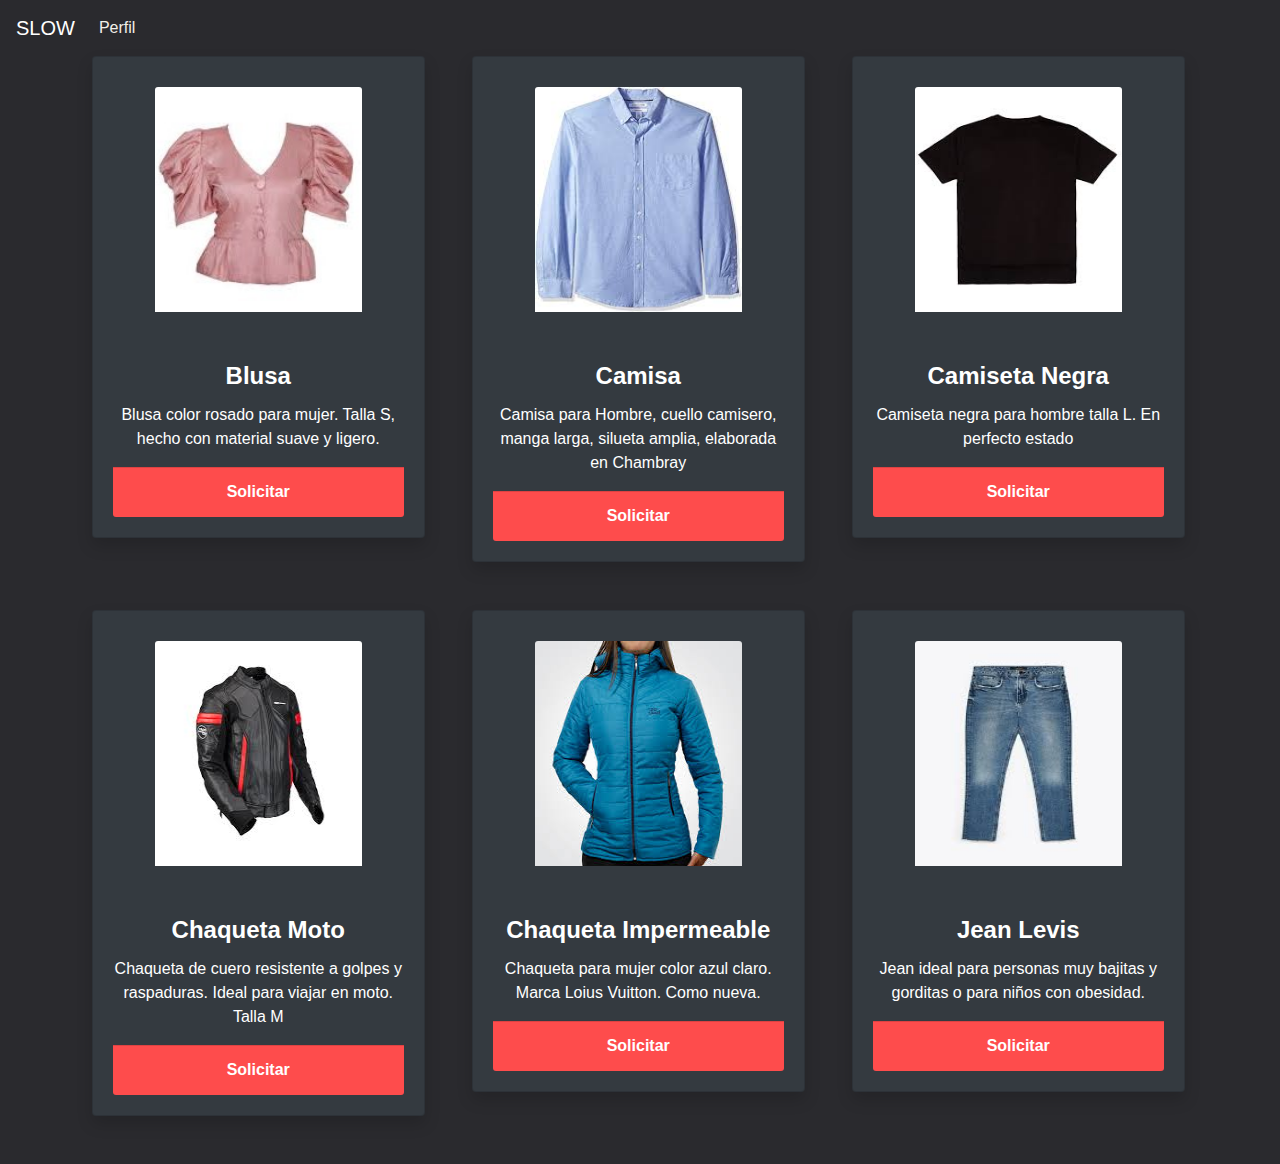
<file: Assets/pages/landing.html>
<!DOCTYPE html>
<html lang="en">
  <head>
    <!-- Required meta tags -->
    <meta charset="utf-8" />
    <meta
      name="viewport"
      content="width=device-width, initial-scale=1, shrink-to-fit=no"
    />

    <!-- Bootstrap CSS -->
    <link
      rel="stylesheet"
      href="https://stackpath.bootstrapcdn.com/bootstrap/4.5.2/css/bootstrap.min.css"
      integrity="sha384-JcKb8q3iqJ61gNV9KGb8thSsNjpSL0n8PARn9HuZOnIxN0hoP+VmmDGMN5t9UJ0Z"
      crossorigin="anonymous"
    />
    <link rel="stylesheet" href="../css/landing.css" />
    <link
      href="https://fonts.googleapis.com/css2?family=Comfortaa:wght@300&display=swap"
      rel="stylesheet"
    />
    <title>SLOW</title>
  </head>
  <body>
    <nav class="navbar navbar-expand-lg navbar-dark">
      <a class="navbar-brand" href="#">SLOW</a>
      <button
        class="navbar-toggler"
        type="button"
        data-toggle="collapse"
        data-target="#navbarNav"
        aria-controls="navbarNav"
        aria-expanded="false"
        aria-label="Toggle navigation"
      >
        <span class="navbar-toggler-icon"></span>
      </button>
      <div class="collapse navbar-collapse" id="navbarNav">
        <ul class="navbar-nav">
          <li class="nav-item">
            <a class="nav-link" href="./perfilrest.html">Perfil</a>
          </li>
          <!-- <li class="nav-item">
            <a
              type="button"
              class="nav-link"
              data-toggle="modal"
              data-target="#exampleModal"
              >Registrarse</a
            >
          </li> -->
        </ul>
      </div>
    </nav>

    <!-- Modal -->

    <!-- Modal -->
    <div
      class="modal fade"
      id="exampleModal"
      tabindex="-1"
      aria-labelledby="exampleModalLabel"
      aria-hidden="true"
    >
      <div class="modal-dialog modal-dialog-centered">
        <div class="modal-content">
          <div class="modal-header">
            <button
              type="button"
              class="close"
              data-dismiss="modal"
              aria-label="Close"
            >
              <span aria-hidden="true">&times;</span>
            </button>
          </div>
          <div class="modal-body">
            <div class="container">
              <div class="row">
                <a class="modal-card text-center" href="#">Soy un cliente</a>
              </div>

              <div class="row">
                <a
                  class="modal-card mt-4 text-center"
                  href="./Assets/pages/registro.html"
                  >Soy un restaurante</a
                >
              </div>
            </div>
          </div>
          <div class="modal-footer"></div>
        </div>
      </div>
    </div>

    <!--    <div class="container d-flex flex-wrap">
          
       <div class="tarjeta">
        <div class="card" style="width: 15rem;">
            <img class="card-img-top" src="../img/blusa.jpg" alt="Card image cap">
            <div class="card-body">
              <h5 class="card-title">Card title</h5>
              <p class="card-text">Some quick example text to build on the card title and make up the bulk of the card's content.</p>
              <a href="#" class="btn btn-primary">Go somewhere</a>
            </div>
          </div>
       </div>
       <div class="tarjeta">
        <div class="card" style="width: 15rem;">
            <img class="card-img-top" src="../img/camisa.jpg" alt="Card image cap">
            <div class="card-body">
              <h5 class="card-title">Card title</h5>
              <p class="card-text">Some quick example text to build on the card title and make up the bulk of the card's content.</p>
              <a href="#" class="btn btn-primary">Go somewhere</a>
            </div>
          </div>
       </div>
       <div class="tarjeta">
        <div class="card" style="width: 15rem;">
            <img class="card-img-top" src="../img/camiseta.jpg" alt="Card image cap">
            <div class="card-body">
              <h5 class="card-title">Card title</h5>
              <p class="card-text">Some quick example text to build on the card title and make up the bulk of the card's content.</p>
              <a href="#" class="btn btn-primary">Go somewhere</a>
            </div>
          </div>
       </div>
       <div class="tarjeta">
        <div class="card" style="width: 15rem;">
            <img class="card-img-top" src="../img/chaqueta.jpg" alt="Card image cap">
            <div class="card-body">
              <h5 class="card-title">Card title</h5>
              <p class="card-text">Some quick example text to build on the card title and make up the bulk of the card's content.</p>
              <a href="#" class="btn btn-primary">Go somewhere</a>
            </div>
          </div>
       </div>
       <div class="tarjeta">
        <div class="card" style="width: 15rem;">
            <img class="card-img-top" src="../img/chaquetam.jpg" alt="Card image cap">
            <div class="card-body">
              <h5 class="card-title">Card title</h5>
              <p class="card-text">Some quick example text to build on the card title and make up the bulk of the card's content.</p>
              <a href="#" class="btn btn-primary">Go somewhere</a>
            </div>
          </div>
       </div>
       <div class="tarjeta">
        <div class="card" style="width: 15rem;">
            <img  class="card-img-top" src="../img/jean.jpg" alt="Card image cap">
            <div class="card-body">
              <h5 class="card-title">Card title</h5>
              <p class="card-text">Some quick example text to build on the card title and make up the bulk of the card's content.</p>
              <a href="#" class="btn btn-primary">Go somewhere</a>
            </div>
          </div>
       </div>
       <div class="tarjeta">
        <div class="card" style="width: 15rem;">
            <img class="card-img-top" src="../img/pantalon.jpg" alt="Card image cap">
            <div class="card-body">
              <h5 class="card-title">Card title</h5>
              <p class="card-text">Some quick example text to build on the card title and make up the bulk of the card's content.</p>
              <a href="#" class="btn btn-primary">Go somewhere</a>
            </div>
          </div>
       </div>
       <div class="tarjeta"></div>
       <div class="tarjeta"></div>
       <div class="tarjeta"></div>

   </div> -->

    <div class="container">
      <!--For Row containing all card-->
      <div class="row">
        <!--Card 1-->
        <div class="col-sm">
          <div
            class="card text-white bg-dark card-cascade card-ecommerce wider shadow mb-5"
          >
            <!--Card image-->
            <div class="view view-cascade overlay text-center">
              <img class="card-img-top" src="../img/blusa.jpg" alt="" />
              <a>
                <div class="mask rgba-white-slight"></div>
              </a>
            </div>
            <!--Card Body-->
            <div class="card-body card-body-cascade text-center">
              <!--Card Title-->
              <h4 class="card-title text-white"><strong>Blusa</strong></h4>
              <!-- Card Description-->
              <p class="card-text">
                Blusa color rosado para mujer. Talla S, hecho con material suave
                y ligero.
              </p>

              <!-- Card Rating-->
              <!--Card footer-->
              <div class="card-footer">
                <p>Solicitar</p>
              </div>
            </div>
          </div>
        </div>

        <!--Card 1-->
        <div class="col-sm">
          <div
            class="card text-white bg-dark card-cascade card-ecommerce wider shadow mb-5"
          >
            <!--Card image-->
            <div class="view view-cascade overlay text-center">
              <img class="card-img-top" src="../img/camisa.jpg" alt="" />
              <a>
                <div class="mask rgba-white-slight"></div>
              </a>
            </div>
            <!--Card Body-->
            <div class="card-body card-body-cascade text-center">
              <!--Card Title-->
              <h4 class="card-title text-white"><strong>Camisa</strong></h4>
              <!-- Card Description-->
              <p class="card-text">
                Camisa para Hombre, cuello camisero, manga larga, silueta
                amplia, elaborada en Chambray
              </p>

              <!-- Card Rating-->
              <!--Card footer-->
              <div class="card-footer">
                <p>Solicitar</p>
              </div>
            </div>
          </div>
        </div>

        <!--Card 1-->
        <div class="col-sm">
          <div
            class="card text-white bg-dark card-cascade card-ecommerce wider shadow mb-5"
          >
            <!--Card image-->
            <div class="view view-cascade overlay text-center">
              <img class="card-img-top" src="../img/camiseta.jpg" alt="" />
              <a>
                <div class="mask rgba-white-slight"></div>
              </a>
            </div>
            <!--Card Body-->
            <div class="card-body card-body-cascade text-center">
              <!--Card Title-->
              <h4 class="card-title text-white">
                <strong>Camiseta Negra</strong>
              </h4>
              <!-- Card Description-->
              <p class="card-text">
                Camiseta negra para hombre talla L. En perfecto estado
              </p>

              <!-- Card Rating-->
              <!--Card footer-->
              <div class="card-footer">
                <p>Solicitar</p>
              </div>
            </div>
          </div>
        </div>

        <!--Card 1-->
      </div>

      <div class="row">
        <!--Card 1-->
        <div class="col-sm">
          <div
            class="card text-white bg-dark card-cascade card-ecommerce wider shadow mb-5"
          >
            <!--Card image-->
            <div class="view view-cascade overlay text-center">
              <img class="card-img-top" src="../img/chaqueta.jpg" alt="" />
              <a>
                <div class="mask rgba-white-slight"></div>
              </a>
            </div>
            <!--Card Body-->
            <div class="card-body card-body-cascade text-center">
              <!--Card Title-->
              <h4 class="card-title text-white">
                <strong>Chaqueta Moto</strong>
              </h4>
              <!-- Card Description-->
              <p class="card-text">
                Chaqueta de cuero resistente a golpes y raspaduras. Ideal para
                viajar en moto. Talla M
              </p>

              <!-- Card Rating-->
              <!--Card footer-->
              <div class="card-footer">
                <p>Solicitar</p>
              </div>
            </div>
          </div>
        </div>

        <!--Card 1-->
        <div class="col-sm">
          <div
            class="card text-white bg-dark card-cascade card-ecommerce wider shadow mb-5"
          >
            <!--Card image-->
            <div class="view view-cascade overlay text-center">
              <img class="card-img-top" src="../img/chaquetam.jpg" alt="" />
              <a>
                <div class="mask rgba-white-slight"></div>
              </a>
            </div>
            <!--Card Body-->
            <div class="card-body card-body-cascade text-center">
              <!--Card Title-->
              <h4 class="card-title text-white">
                <strong>Chaqueta Impermeable</strong>
              </h4>
              <!-- Card Description-->
              <p class="card-text">
                Chaqueta para mujer color azul claro. Marca Loius Vuitton. Como
                nueva.
              </p>

              <!-- Card Rating-->
              <!--Card footer-->
              <div class="card-footer">
                <p>Solicitar</p>
              </div>
            </div>
          </div>
        </div>

        <!--Card 1-->
        <div class="col-sm">
          <div
            class="card text-white bg-dark card-cascade card-ecommerce wider shadow mb-5"
          >
            <!--Card image-->
            <div class="view view-cascade overlay text-center">
              <img class="card-img-top" src="../img/jean.jpg" alt="" />
              <a>
                <div class="mask rgba-white-slight"></div>
              </a>
            </div>
            <!--Card Body-->
            <div class="card-body card-body-cascade text-center">
              <!--Card Title-->
              <h4 class="card-title text-white"><strong>Jean Levis</strong></h4>
              <!-- Card Description-->
              <p class="card-text">
                Jean ideal para personas muy bajitas y gorditas o para niños con
                obesidad.
              </p>

              <!-- Card Rating-->
              <!--Card footer-->
              <div class="card-footer">
                <p>Solicitar</p>
              </div>
            </div>
          </div>
        </div>

        <!--Card 1-->
      </div>
    </div>
    <!-- Optional JavaScript -->
    <!-- jQuery first, then Popper.js, then Bootstrap JS -->
    <script
      src="https://code.jquery.com/jquery-3.5.1.slim.min.js"
      integrity="sha384-DfXdz2htPH0lsSSs5nCTpuj/zy4C+OGpamoFVy38MVBnE+IbbVYUew+OrCXaRkfj"
      crossorigin="anonymous"
    ></script>
    <script
      src="https://cdn.jsdelivr.net/npm/popper.js@1.16.1/dist/umd/popper.min.js"
      integrity="sha384-9/reFTGAW83EW2RDu2S0VKaIzap3H66lZH81PoYlFhbGU+6BZp6G7niu735Sk7lN"
      crossorigin="anonymous"
    ></script>
    <script
      src="https://stackpath.bootstrapcdn.com/bootstrap/4.5.2/js/bootstrap.min.js"
      integrity="sha384-B4gt1jrGC7Jh4AgTPSdUtOBvfO8shuf57BaghqFfPlYxofvL8/KUEfYiJOMMV+rV"
      crossorigin="anonymous"
    ></script>
  </body>
</html>
</file>
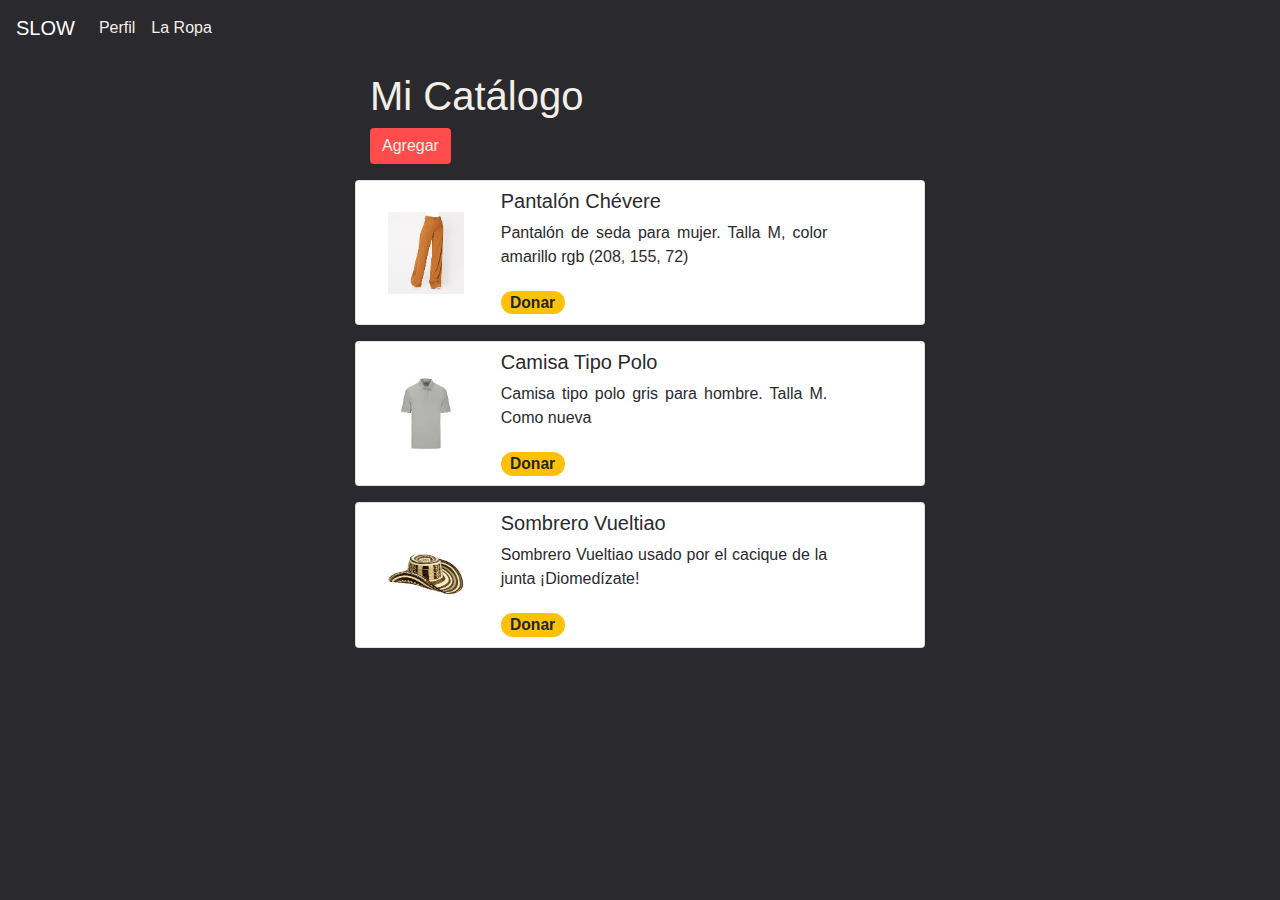
<file: Assets/pages/menu.html>
<!DOCTYPE html>
<html lang="en">
  <head>
    <!-- Required meta tags -->
    <meta charset="utf-8" />
    <meta
      name="viewport"
      content="width=device-width, initial-scale=1, shrink-to-fit=no"
    />

    <!-- Bootstrap CSS -->
    <link
      rel="stylesheet"
      href="https://stackpath.bootstrapcdn.com/bootstrap/4.5.2/css/bootstrap.min.css"
      integrity="sha384-JcKb8q3iqJ61gNV9KGb8thSsNjpSL0n8PARn9HuZOnIxN0hoP+VmmDGMN5t9UJ0Z"
      crossorigin="anonymous"
    />
    <link rel="stylesheet" href="../css/menu.css" />
    <link
      href="https://fonts.googleapis.com/css2?family=Comfortaa:wght@300&display=swap"
      rel="stylesheet"
    />
    <link
      rel="stylesheet"
      href="https://cdnjs.cloudflare.com/ajax/libs/font-awesome/5.14.0/css/all.min.css"
      integrity="sha512-1PKOgIY59xJ8Co8+NE6FZ+LOAZKjy+KY8iq0G4B3CyeY6wYHN3yt9PW0XpSriVlkMXe40PTKnXrLnZ9+fkDaog=="
      crossorigin="anonymous"
    />
    <title>SLOW</title>
  </head>
  <body>
    <nav class="navbar navbar-expand-lg navbar-dark">
      <a class="navbar-brand" href="index.html">SLOW</a>
      <button
        class="navbar-toggler"
        type="button"
        data-toggle="collapse"
        data-target="#navbarNav"
        aria-controls="navbarNav"
        aria-expanded="false"
        aria-label="Toggle navigation"
      >
        <span class="navbar-toggler-icon"></span>
      </button>
      <div class="collapse navbar-collapse" id="navbarNav">
        <ul class="navbar-nav">
          <li class="nav-item">
            <a class="nav-link" href="perfilrest.html">Perfil</a>
          </li>
          <li class="nav-item">
            <a href="landing.html" class="nav-link">La Ropa</a>
          </li>
        </ul>
      </div>
    </nav>

    <div class="container mt-3">
      <div class="row">
        <div class="col-3"></div>
        <div class="col-3">
          <h1 class="titulo">Mi Catálogo</h1>
        </div>
        <div class="col-3"></div>
        <div class="col-3"></div>
      </div>

      <div class="row">
        <div class="col-3"></div>
        <div class="col-3">
          <a href="../pages/addmenu.html" class="btn">Agregar</a>
        </div>
        <div class="col-3"></div>
        <div class="col-3"></div>
      </div>
    </div>

    <!-- <div class="container mt-3">
      <div class="row">
        <div class="col-3"></div>

        <div class="col-1">
          <img src="../img/fotoperfil.png" width="100%" alt="" />
        </div>
        <div class="col-4 descripcion">
          <p>
            Carne desmechada preparada con “hogao” sobre puré de plátano maduro,
            acompañada de crema agria, aguacate y un toque de pico de gallo.
          </p>
        </div>
        <div class="col-1"><i class="fas fa-trash-alt"></i></div>

        <div class="col-3"></div>
      </div>
    </div> -->

    <div class="container">
      <!-- Tarjeta -->
      <div class="row mt-3">
        <div class="col-1 col-sm-1 col-md-1 col-lg-3"></div>
        <div class="card col-sm-12 col-md-12 col-lg-6">
          <div class="card-body d-flex">
            <div
              class="col-1 col-sm-1 col-md-1 col-lg-2 mr-4 d-flex align-self-center"
            >
              <img
                class="d-none d-lg-block"
                src="../img/pantalon.jpg"
                width="130%"
                alt=""
              />
            </div>
            <div class="col-9 col-lg-8 descripcion">
              <h5 class="nombre-plato">Pantalón Chévere</h5>
              <p class="descripcion text-justify">
                Pantalón de seda para mujer. Talla M, color amarillo rgb (208,
                155, 72)
              </p>

              <a class="donar" href=""
                ><span class="badge badge-pill badge-warning">Donar</span></a
              >
            </div>
            <div class="col-1 d-flex align-self-center">
              <i class="fas fa-trash-alt"></i>
            </div>
          </div>
        </div>
      </div>

      <!-- Tarjeta -->
      <div class="row mt-3">
        <div class="col-1 col-sm-1 col-md-1 col-lg-3"></div>
        <div class="card col-sm-12 col-md-12 col-lg-6">
          <div class="card-body d-flex">
            <div
              class="col-1 col-sm-1 col-md-1 col-lg-2 mr-4 d-flex align-self-center"
            >
              <img
                class="d-none d-lg-block"
                src="../img/polo.jpg"
                width="130%"
                alt=""
              />
            </div>
            <div class="col-9 col-lg-8 descripcion">
              <h5 class="nombre-plato">Camisa Tipo Polo</h5>
              <p class="descripcion text-justify">
                Camisa tipo polo gris para hombre. Talla M. Como nueva
              </p>

              <a class="donar" href=""
                ><span class="badge badge-pill badge-warning">Donar</span></a
              >
            </div>
            <div class="col-1 d-flex align-self-center">
              <i class="fas fa-trash-alt"></i>
            </div>
          </div>
        </div>
      </div>
      <!-- Tarjeta -->
      <div class="row mt-3">
        <div class="col-1 col-sm-1 col-md-1 col-lg-3"></div>
        <div class="card col-sm-12 col-md-12 col-lg-6">
          <div class="card-body d-flex">
            <div
              class="col-1 col-sm-1 col-md-1 col-lg-2 mr-4 d-flex align-self-center"
            >
              <img
                class="d-none d-lg-block"
                src="../img/sombrero.jpg"
                width="130%"
                alt=""
              />
            </div>
            <div class="col-9 col-lg-8 descripcion">
              <h5 class="nombre-plato">Sombrero Vueltiao</h5>
              <p class="descripcion text-justify">
                Sombrero Vueltiao usado por el cacique de la junta ¡Diomedízate!
              </p>

              <a class="donar" href=""
                ><span class="badge badge-pill badge-warning">Donar</span></a
              >
            </div>
            <div class="col-1 d-flex align-self-center">
              <i class="fas fa-trash-alt"></i>
            </div>
          </div>
        </div>
      </div>
    </div>
    <!-- Optional JavaScript -->
    <!-- jQuery first, then Popper.js, then Bootstrap JS -->
    <script
      src="https://code.jquery.com/jquery-3.5.1.slim.min.js"
      integrity="sha384-DfXdz2htPH0lsSSs5nCTpuj/zy4C+OGpamoFVy38MVBnE+IbbVYUew+OrCXaRkfj"
      crossorigin="anonymous"
    ></script>
    <script
      src="https://cdn.jsdelivr.net/npm/popper.js@1.16.1/dist/umd/popper.min.js"
      integrity="sha384-9/reFTGAW83EW2RDu2S0VKaIzap3H66lZH81PoYlFhbGU+6BZp6G7niu735Sk7lN"
      crossorigin="anonymous"
    ></script>
    <script
      src="https://stackpath.bootstrapcdn.com/bootstrap/4.5.2/js/bootstrap.min.js"
      integrity="sha384-B4gt1jrGC7Jh4AgTPSdUtOBvfO8shuf57BaghqFfPlYxofvL8/KUEfYiJOMMV+rV"
      crossorigin="anonymous"
    ></script>
  </body>
</html>
</file>
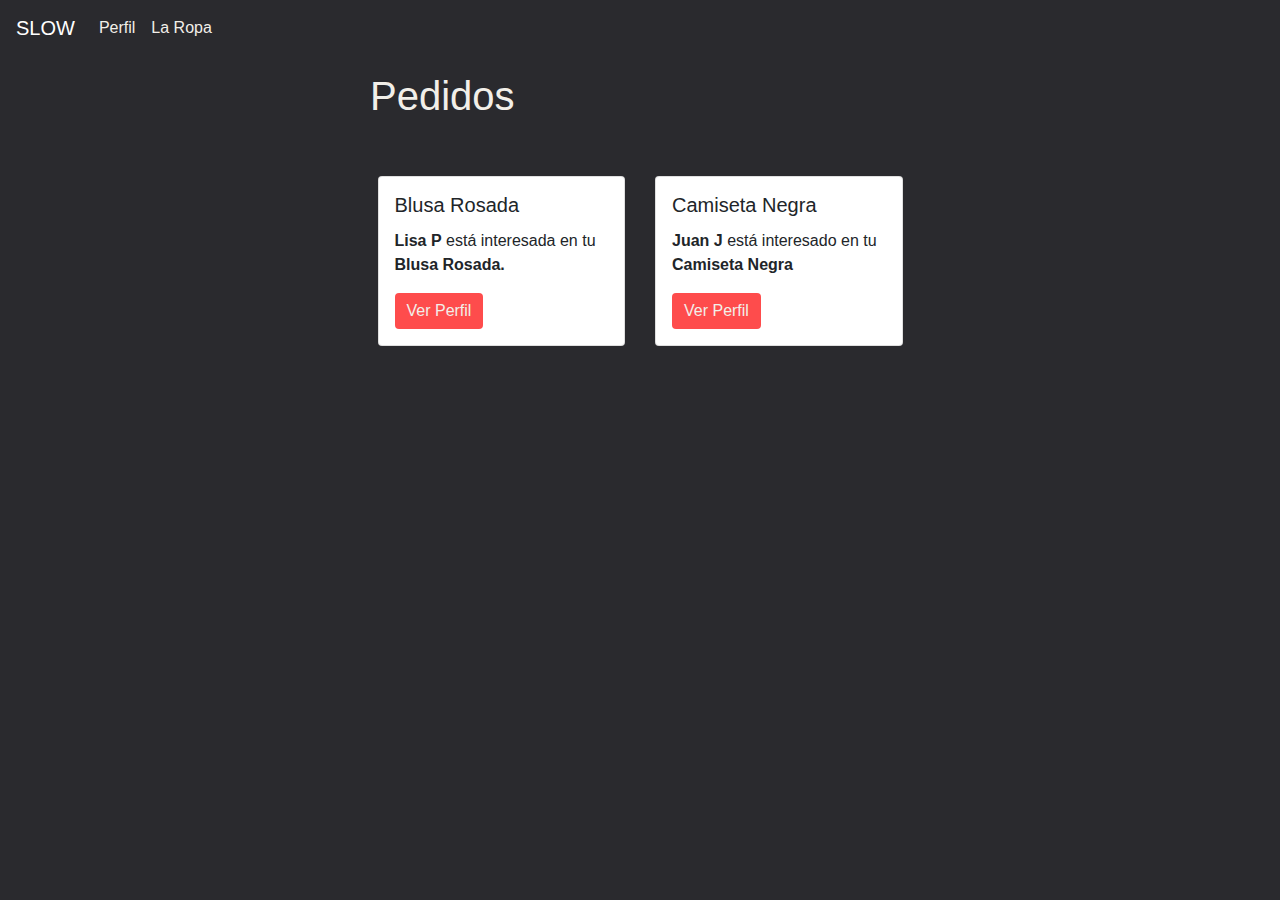
<file: Assets/pages/ordenes.html>
<!DOCTYPE html>
<html lang="en">
  <head>
    <!-- Required meta tags -->
    <meta charset="utf-8" />
    <meta
      name="viewport"
      content="width=device-width, initial-scale=1, shrink-to-fit=no"
    />

    <!-- Bootstrap CSS -->
    <link
      rel="stylesheet"
      href="https://stackpath.bootstrapcdn.com/bootstrap/4.5.2/css/bootstrap.min.css"
      integrity="sha384-JcKb8q3iqJ61gNV9KGb8thSsNjpSL0n8PARn9HuZOnIxN0hoP+VmmDGMN5t9UJ0Z"
      crossorigin="anonymous"
    />
    <link rel="stylesheet" href="../css/ordenes.css" />
    <link
      href="https://fonts.googleapis.com/css2?family=Comfortaa:wght@300&display=swap"
      rel="stylesheet"
    />
    <link
      rel="stylesheet"
      href="https://cdnjs.cloudflare.com/ajax/libs/font-awesome/5.14.0/css/all.min.css"
      integrity="sha512-1PKOgIY59xJ8Co8+NE6FZ+LOAZKjy+KY8iq0G4B3CyeY6wYHN3yt9PW0XpSriVlkMXe40PTKnXrLnZ9+fkDaog=="
      crossorigin="anonymous"
    />
    <title>SLOW</title>
  </head>
  <body>
    <nav class="navbar navbar-expand-lg navbar-dark">
      <a class="navbar-brand" href="#">SLOW</a>
      <button
        class="navbar-toggler"
        type="button"
        data-toggle="collapse"
        data-target="#navbarNav"
        aria-controls="navbarNav"
        aria-expanded="false"
        aria-label="Toggle navigation"
      >
        <span class="navbar-toggler-icon"></span>
      </button>
      <div class="collapse navbar-collapse" id="navbarNav">
        <ul class="navbar-nav">
          <li class="nav-item">
            <a class="nav-link" href="#">Perfil</a>
          </li>
          <li class="nav-item">
            <a
              type="button"
              class="nav-link"
              data-toggle="modal"
              data-target="#exampleModal"
              >La Ropa</a
            >
          </li>
        </ul>
      </div>
    </nav>

    <div class="container mt-3">
      <div class="row">
        <div class="col-3"></div>
        <div class="col-3">
          <h1 class="titulo">Pedidos</h1>
        </div>
        <div class="col-3"></div>
        <div class="col-3"></div>
      </div>

      <div class="container mt-5">
       
          <div class="row">
            <div class="col-1 col-sm-2 col-lg-3"></div>
            <div class="col-5 col-sm-5 col-lg-3">
              <div class="card">
                <div class="card-body">
                  <h5 class="card-title">Blusa Rosada</h5>
                  <p class="card-text"><strong>Lisa P</strong>  está interesada en tu <strong>Blusa Rosada.</strong> </p>
                  <a href="./perfilusuario.html" class="btn btn-primary">Ver Perfil</a>
                </div>
              </div>
            </div>
            <div class="col-5 col-sm-5 col-lg-3">
              <div class="card">
                <div class="card-body">
                  <h5 class="card-title">Camiseta Negra</h5>
                  <p class="card-text"><strong>Juan J</strong>  está interesado en tu <strong>Camiseta Negra</strong> </p>
                  <a href="#" class="btn btn-primary">Ver Perfil</a>
                </div>
              </div>
            </div>
            <div class="col-1 col-sm-2 col-lg-3"></div>
          </div>
        
      </div>
      <!-- 
      <div class="row">
        <div class="col-3"></div>
        <div class="col-3">
          <a href="../pages/addmenu.html" class="btn">Agregar</a>
        </div>
        <div class="col-3"></div>
        <div class="col-3"></div>
      </div>-->

      <!-- <div class="container mt-3">
      <div class="row">
        <div class="col-3"></div>

        <div class="col-1">
          <img src="../img/fotoperfil.png" width="100%" alt="" />
        </div>
        <div class="col-4 descripcion">
          <p>
            Carne desmechada preparada con “hogao” sobre puré de plátano maduro,
            acompañada de crema agria, aguacate y un toque de pico de gallo.
          </p>
        </div>
        <div class="col-1"><i class="fas fa-trash-alt"></i></div>

        <div class="col-3"></div>
      </div>
    </div> -->

      <!-- <div class="row mt-3">
        <div class="col-3"></div>
        <div class="card col-6">
          <div class="card-body d-flex">
            <div class="col-2 mr-4 d-flex align-self-center">
              <img src="../img/fotoperfil.png" width="130%" alt="" />
            </div>
            <div class="col-8 descripcion">
              <h5 class="nombre-plato">Carne Severa</h5>
              <p class="descripcion text-justify">
                Carne desmechada preparada con “hogao” sobre puré de plátano
                maduro, acompañada de crema agria, aguacate y un toque de pico
                de gallo.
              </p>
              <p class="precio">$ 18.900</p>
            </div>
            <div class="col-1 d-flex align-self-center">
              <i class="fas fa-check-square"></i>
            </div>
          </div>
        </div>
      </div>

      <div class="row mt-3">
        <div class="col-3"></div>
        <div class="card col-6">
          <div class="card-body d-flex">
            <div class="col-2 mr-4 d-flex align-self-center">
              <img src="../img/fotoperfil.png" width="130%" alt="" />
            </div>
            <div class="col-8 descripcion">
              <h5 class="nombre-plato">Ensalada Mediterránea</h5>
              <p class="descripcion text-justify">
                Camarones, calamares, pesto, variedad de lechugas orgánicas,
                apio, champiñones, cebolla roja, aceitunas negras, vinagre
                balsámico, aceite de oliva y cebollas crocantes.
              </p>
              <p class="precio">$ 28.900</p>
            </div>
            <div class="col-1 d-flex align-self-center">
              <i class="fas fa-check-square"></i>
            </div>
          </div>
        </div>
      </div>
 -->
     
    <!-- Optional JavaScript -->
    <!-- jQuery first, then Popper.js, then Bootstrap JS -->
    <script
      src="https://code.jquery.com/jquery-3.5.1.slim.min.js"
      integrity="sha384-DfXdz2htPH0lsSSs5nCTpuj/zy4C+OGpamoFVy38MVBnE+IbbVYUew+OrCXaRkfj"
      crossorigin="anonymous"
    ></script>
    <script
      src="https://cdn.jsdelivr.net/npm/popper.js@1.16.1/dist/umd/popper.min.js"
      integrity="sha384-9/reFTGAW83EW2RDu2S0VKaIzap3H66lZH81PoYlFhbGU+6BZp6G7niu735Sk7lN"
      crossorigin="anonymous"
    ></script>
    <script
      src="https://stackpath.bootstrapcdn.com/bootstrap/4.5.2/js/bootstrap.min.js"
      integrity="sha384-B4gt1jrGC7Jh4AgTPSdUtOBvfO8shuf57BaghqFfPlYxofvL8/KUEfYiJOMMV+rV"
      crossorigin="anonymous"
    ></script>
  </body>
</html>
</file>
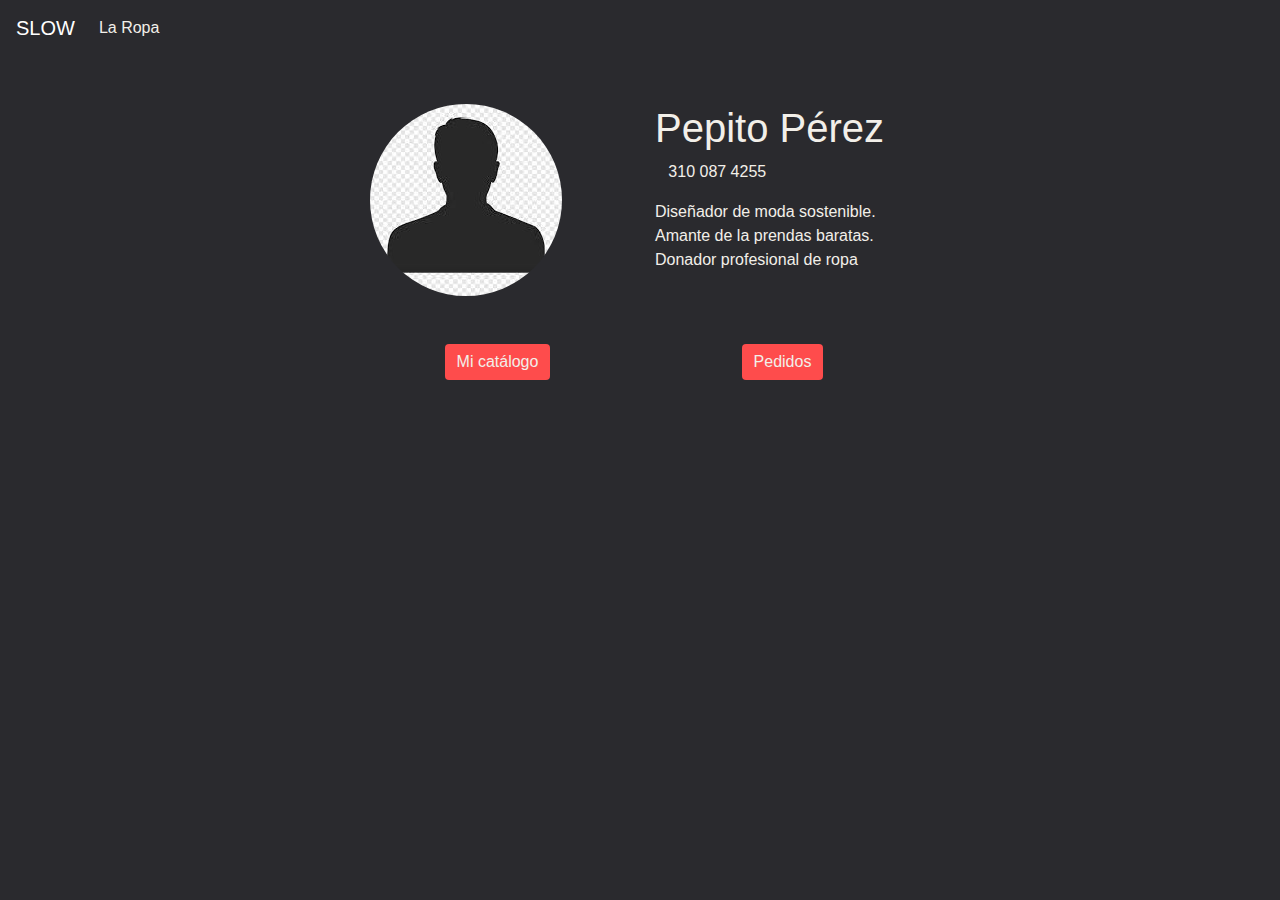
<file: Assets/pages/perfilrest.html>
<!DOCTYPE html>
<html lang="en">
  <head>
    <!-- Required meta tags -->
    <meta charset="utf-8" />
    <meta
      name="viewport"
      content="width=device-width, initial-scale=1, shrink-to-fit=no"
    />

    <!-- Bootstrap CSS -->
    <link
      rel="stylesheet"
      href="https://stackpath.bootstrapcdn.com/bootstrap/4.5.2/css/bootstrap.min.css"
      integrity="sha384-JcKb8q3iqJ61gNV9KGb8thSsNjpSL0n8PARn9HuZOnIxN0hoP+VmmDGMN5t9UJ0Z"
      crossorigin="anonymous"
    />
    <link rel="stylesheet" href="../css/perfilrest.css" />
    <link
      href="https://fonts.googleapis.com/css2?family=Comfortaa:wght@300&display=swap"
      rel="stylesheet"
    />
    <link
      rel="stylesheet"
      href="https://cdnjs.cloudflare.com/ajax/libs/font-awesome/5.14.0/css/all.min.css"
      integrity="sha512-1PKOgIY59xJ8Co8+NE6FZ+LOAZKjy+KY8iq0G4B3CyeY6wYHN3yt9PW0XpSriVlkMXe40PTKnXrLnZ9+fkDaog=="
      crossorigin="anonymous"
    />
    <title>SLOW</title>
  </head>
  <body>
    <nav class="navbar navbar-expand-lg navbar-dark">
      <a class="navbar-brand" href="index.html">SLOW</a>
      <button
        class="navbar-toggler"
        type="button"
        data-toggle="collapse"
        data-target="#navbarNav"
        aria-controls="navbarNav"
        aria-expanded="false"
        aria-label="Toggle navigation"
      >
        <span class="navbar-toggler-icon"></span>
      </button>
      <div class="collapse navbar-collapse" id="navbarNav">
        <ul class="navbar-nav">
          <li class="nav-item">
            <a class="nav-link" href="landing.html">La Ropa</a>
          </li>
          <!-- <li class="nav-item">
            <a
              type="button"
              class="nav-link"
              data-toggle="modal"
              data-target="#exampleModal"
              >Registrarse</a
            > -->
          </li>
        </ul>
      </div>
    </nav>

    <div class="container mt-5">
      <div class="row">
        <div class="col-1 col-sm-1 col-md-2 col-lg-3"></div>
        <div class="col-12 col-asm-12 col-md-4 col-lg-3">
          <img class="foto-perfil" src="../img/fotoperfil.png" alt="" />
        </div>
        <div class="col-12 col-sm-12 col-md-4 col-lg-3">
          <h1 class="nombre-rest">Pepito Pérez</h1>
          <p class="direccion"><i class="fab fa-whatsapp"></i>&nbsp;&nbsp; 310 087 4255</p>
          <p class="sobre-mi">Diseñador de moda sostenible. Amante de la prendas baratas. Donador profesional de ropa</p>
        </div>
        <div class="col-12 col-sm-12 col-md-2 col-lg-3"></div>
      </div>

      <div class="row">
        <div class="col-1 col-sm-3"></div>
        <div class="col-5 col-sm-3 text-center mt-5">
          <a href="../pages/menu.html" class="btn">Mi catálogo</a>
        </div>
        <div class="col-5 col-sm-3 text-center mt-5">
          <a href="./ordenes.html" class="btn">Pedidos</a>
        </div>
        <div class="col-1 col-sm-3"></div>
      </div>
    </div>

    <!-- Optional JavaScript -->
    <!-- jQuery first, then Popper.js, then Bootstrap JS -->
    <script
      src="https://code.jquery.com/jquery-3.5.1.slim.min.js"
      integrity="sha384-DfXdz2htPH0lsSSs5nCTpuj/zy4C+OGpamoFVy38MVBnE+IbbVYUew+OrCXaRkfj"
      crossorigin="anonymous"
    ></script>
    <script
      src="https://cdn.jsdelivr.net/npm/popper.js@1.16.1/dist/umd/popper.min.js"
      integrity="sha384-9/reFTGAW83EW2RDu2S0VKaIzap3H66lZH81PoYlFhbGU+6BZp6G7niu735Sk7lN"
      crossorigin="anonymous"
    ></script>
    <script
      src="https://stackpath.bootstrapcdn.com/bootstrap/4.5.2/js/bootstrap.min.js"
      integrity="sha384-B4gt1jrGC7Jh4AgTPSdUtOBvfO8shuf57BaghqFfPlYxofvL8/KUEfYiJOMMV+rV"
      crossorigin="anonymous"
    ></script>
  </body>
</html>
</file>
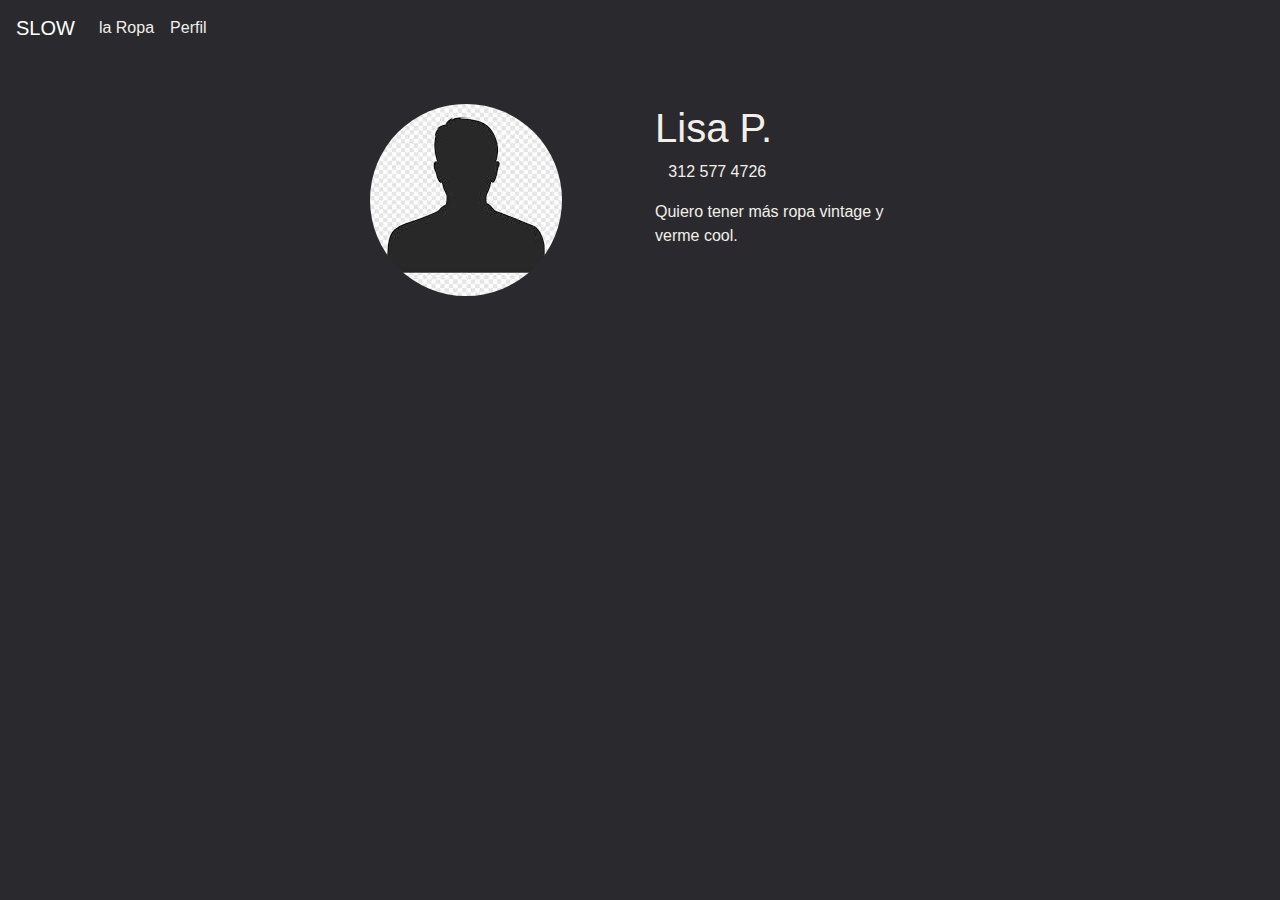
<file: Assets/pages/perfilusuario.html>
<!DOCTYPE html>
<html lang="en">
  <head>
    <!-- Required meta tags -->
    <meta charset="utf-8" />
    <meta
      name="viewport"
      content="width=device-width, initial-scale=1, shrink-to-fit=no"
    />

    <!-- Bootstrap CSS -->
    <link
      rel="stylesheet"
      href="https://stackpath.bootstrapcdn.com/bootstrap/4.5.2/css/bootstrap.min.css"
      integrity="sha384-JcKb8q3iqJ61gNV9KGb8thSsNjpSL0n8PARn9HuZOnIxN0hoP+VmmDGMN5t9UJ0Z"
      crossorigin="anonymous"
    />
    <link rel="stylesheet" href="../css/perfilrest.css" />
    <link
      href="https://fonts.googleapis.com/css2?family=Comfortaa:wght@300&display=swap"
      rel="stylesheet"
    />
    <link
      rel="stylesheet"
      href="https://cdnjs.cloudflare.com/ajax/libs/font-awesome/5.14.0/css/all.min.css"
      integrity="sha512-1PKOgIY59xJ8Co8+NE6FZ+LOAZKjy+KY8iq0G4B3CyeY6wYHN3yt9PW0XpSriVlkMXe40PTKnXrLnZ9+fkDaog=="
      crossorigin="anonymous"
    />
    <title>SLOW</title>
  </head>
  <body>
    <nav class="navbar navbar-expand-lg navbar-dark">
      <a class="navbar-brand" href="#">SLOW</a>
      <button
        class="navbar-toggler"
        type="button"
        data-toggle="collapse"
        data-target="#navbarNav"
        aria-controls="navbarNav"
        aria-expanded="false"
        aria-label="Toggle navigation"
      >
        <span class="navbar-toggler-icon"></span>
      </button>
      <div class="collapse navbar-collapse" id="navbarNav">
        <ul class="navbar-nav">
          <li class="nav-item">
            <a class="nav-link" href="#">la Ropa</a>
          </li>
          <li class="nav-item">
            <a
              type="button"
              class="nav-link"
              data-toggle="modal"
              data-target="#exampleModal"
              >Perfil</a
            >
          </li>
        </ul>
      </div>
    </nav>

    <div class="container mt-5">
      <div class="row">
        <div class="col-1 col-sm-1 col-md-2 col-lg-3"></div>
        <div class="col-12 col-asm-12 col-md-4 col-lg-3">
          <img class="foto-perfil" src="../img/fotoperfil.png" alt="" />
        </div>
        <div class="col-12 col-sm-12 col-md-4 col-lg-3">
          <h1 class="nombre-rest">Lisa P.</h1>
          <p class="direccion"><i class="fab fa-whatsapp"></i>&nbsp;&nbsp; 312 577 4726</p>
          <p class="sobre-mi">Quiero tener más ropa vintage y verme cool.</p>
        </div>
        <div class="col-12 col-sm-12 col-md-2 col-lg-3"></div>
      </div>

    <!-- Optional JavaScript -->
    <!-- jQuery first, then Popper.js, then Bootstrap JS -->
    <script
      src="https://code.jquery.com/jquery-3.5.1.slim.min.js"
      integrity="sha384-DfXdz2htPH0lsSSs5nCTpuj/zy4C+OGpamoFVy38MVBnE+IbbVYUew+OrCXaRkfj"
      crossorigin="anonymous"
    ></script>
    <script
      src="https://cdn.jsdelivr.net/npm/popper.js@1.16.1/dist/umd/popper.min.js"
      integrity="sha384-9/reFTGAW83EW2RDu2S0VKaIzap3H66lZH81PoYlFhbGU+6BZp6G7niu735Sk7lN"
      crossorigin="anonymous"
    ></script>
    <script
      src="https://stackpath.bootstrapcdn.com/bootstrap/4.5.2/js/bootstrap.min.js"
      integrity="sha384-B4gt1jrGC7Jh4AgTPSdUtOBvfO8shuf57BaghqFfPlYxofvL8/KUEfYiJOMMV+rV"
      crossorigin="anonymous"
    ></script>
  </body>
</html>
</file>
<file: Assets/css/landing.css>
:root {
  --clr-dark: #2a2a2e;
  --clr-clear: #f2efe9;
  --clr-accent: #fe4c4c;
  --clr-back: black;
  --clr-white: white;
  --clr-grey: #acacac;
}
html {
  font-family: "Comfortaa", cursive;
}

body {
  background-color: var(--clr-dark);
}
.title {
  color: var(--clr-accent);
  font-family: "Comfortaa", cursive;
  font-size: 12em;
}
.subtitle {
  color: var(--clr-clear);
  font-family: "Comfortaa", cursive;
  font-size: 2em;
}

.navbar {
  background-color: var(--clr-dark);
}

.navbar-brand {
  color: var(--clr-accent);
}

.navbar .collapse .navbar-nav .nav-item .nav-link {
  color: var(--clr-clear);
}

.navbar .collapse .navbar-nav .nav-item .nav-link:hover {
  color: var(--clr-grey);
}

@media screen and (max-width: 480px) {
  .title {
    font-size: 4em;
    margin-top: 1.5em;
  }
  .subtitle {
    font-size: 2em;
  }
}
@media screen and (max-width: 768px) {
  .title {
    font-size: 6em;
    margin-top: 0.5em;
  }
  .subtitle {
    font-size: 2em;
  }
}

.modal-card {
  height: 120px;
  width: 90%;
  background-color: var(--clr-clear);
  font-size: 2em;
  margin: auto;
  padding: 1em;
  border-radius: 5px;
  text-decoration: none;
  color: var(--clr-dark);
  box-shadow: 10px 10px 19px -14px rgba(0, 0, 0, 0.63);
}

.modal-card:hover {
  transform: scale(1.05);
  transition-duration: 1s;
}

a:link {
  color: var(--clr-dark);
  text-decoration: none;
}

/* visited link */
a:visited {
  color: var(--clr-dark);
  text-decoration: none;
}

/* mouse over link */
a:hover {
  color: var(--clr-dark);
  text-decoration: none;
}

/* selected link */
a:active {
  color: var(--clr-dark);
  text-decoration: none;
}

/****BOOTSTRAP CARDS ****/

/* 
.page {
  background-color: #dfe6e0;
  padding: 2%;
  margin: auto;
} */

.card .card-body .card-title {
  color: var(--clr-clear);
}
.card-img-top {
  width: 90%;
  height: 225px;
}

.view {
  background-color: #343a40;
  padding: 10px;
  margin: 20px 40px;
}

.card {
  width: 95%;
  padding: 0px;
  margin-left: 2%;
}

.card-footer {
  background-color: var(--clr-accent);
  font-weight: 700;
  height: 50px;
}
.card-footer:hover {
  cursor: pointer;
}

.price {
  color: var(--clr-light);
  font-weight: 600;
}
</file>
<file: Assets/css/menu.css>
:root {
  --clr-dark: #2a2a2e;
  --clr-clear: #f2efe9;
  --clr-accent: #fe4c4c;
  --clr-back: black;
  --clr-white: white;
  --clr-grey: #acacac;
}
html {
  font-family: "Comfortaa", cursive;
}

body {
  background-color: var(--clr-dark);
}

/**** NAVBAR ****/
.navbar {
  background-color: var(--clr-dark);
}

.navbar-brand {
  color: var(--clr-accent);
}

.navbar .collapse .navbar-nav .nav-item .nav-link {
  color: var(--clr-clear);
}

.navbar .collapse .navbar-nav .nav-item .nav-link:hover {
  color: var(--clr-grey);
}

/**** TITULO MENU *****/

.titulo {
  color: var(--clr-clear);
}

/**** BOTON AGREGAR ****/
.btn {
  background-color: var(--clr-accent);
  color: var(--clr-clear);
  border: none;
}
.btn:hover {
  background-color: red;
}
.btn {
  background-color: var(--clr-accent);
  color: var(--clr-clear);
  border: none;
}
.btn:hover {
  background-color: red;
}

/**** TRAJETA MENÚ ****/

.descripcion {
  color: var(--clr-clear);
}
.fa-trash-alt {
  color: var(--clr-clear);
  font-size: 2em;
}

/* .tarjeta {
  width: 60%;
} */

.card > .card-body {
  padding: 0.5em 0.1em;
}

.nombre-plato,
.descripcion {
  color: var(--clr-dark);
}

.fa-trash-alt {
  color: var(--clr-accent);
}

.fa-trash-alt:hover {
  color: red;
  transform: translateY(-5px);
}

.donar {
  font-size: 1.3em;
}

/* @media screen and (max-width: 768px) {
  .imagen {
    display: none !important;
  }
} */
</file>
<file: Assets/css/ordenes.css>
:root {
  --clr-dark: #2a2a2e;
  --clr-clear: #f2efe9;
  --clr-accent: #fe4c4c;
  --clr-back: black;
  --clr-white: white;
  --clr-grey: #acacac;
}
html {
  font-family: "Comfortaa", cursive;
}

body {
  background-color: var(--clr-dark);
}

/**** NAVBAR ****/
.navbar {
  background-color: var(--clr-dark);
}

.navbar-brand {
  color: var(--clr-accent);
}

.navbar .collapse .navbar-nav .nav-item .nav-link {
  color: var(--clr-clear);
}

.navbar .collapse .navbar-nav .nav-item .nav-link:hover {
  color: var(--clr-grey);
}

/**** TITULO MENU *****/

.titulo {
  color: var(--clr-clear);
}

/**** BOTON AGREGAR ****/
.btn {
  background-color: var(--clr-accent);
  color: var(--clr-clear);
  border: none;
}
.btn:hover {
  background-color: red;
}
.btn {
  background-color: var(--clr-accent);
  color: var(--clr-clear);
  border: none;
}
.btn:hover {
  background-color: red;
}

.descripcion {
  color: var(--clr-clear);
}
.fa-check-square {
  color: var(--clr-clear);
  font-size: 2em;
}

.tarjeta {
  width: 60%;
}

.card > .card-body {
  padding: 1em;
}

.nombre-plato,
.descripcion,
.precio {
  color: var(--clr-dark);
}

.fa-check-square {
  color: var(--clr-accent);
}

.fa-check-square:hover {
  color: red;
  transform: translateY(-5px);
}
</file>
<file: Assets/css/perfilrest.css>
:root {
  --clr-dark: #2a2a2e;
  --clr-clear: #f2efe9;
  --clr-accent: #fe4c4c;
  --clr-back: black;
  --clr-white: white;
  --clr-grey: #acacac;
}
html {
  font-family: "Comfortaa", cursive;
}

body {
  background-color: var(--clr-dark);
}

.navbar {
  background-color: var(--clr-dark);
}

.navbar-brand {
  color: var(--clr-accent);
}

.navbar .collapse .navbar-nav .nav-item .nav-link {
  color: var(--clr-clear);
}

.navbar .collapse .navbar-nav .nav-item .nav-link:hover {
  color: var(--clr-grey);
}

.foto-perfil {
  border-radius: 50%;
}

.nombre-rest,
.sobre-mi,
.direccion {
  color: var(--clr-clear);
}

.fa-whatsapp {
  color: greenyellow;
}

.btn {
  background-color: var(--clr-accent);
  color: var(--clr-clear);
  border: none;
}
.btn:hover {
  background-color: red;
}
</file>
